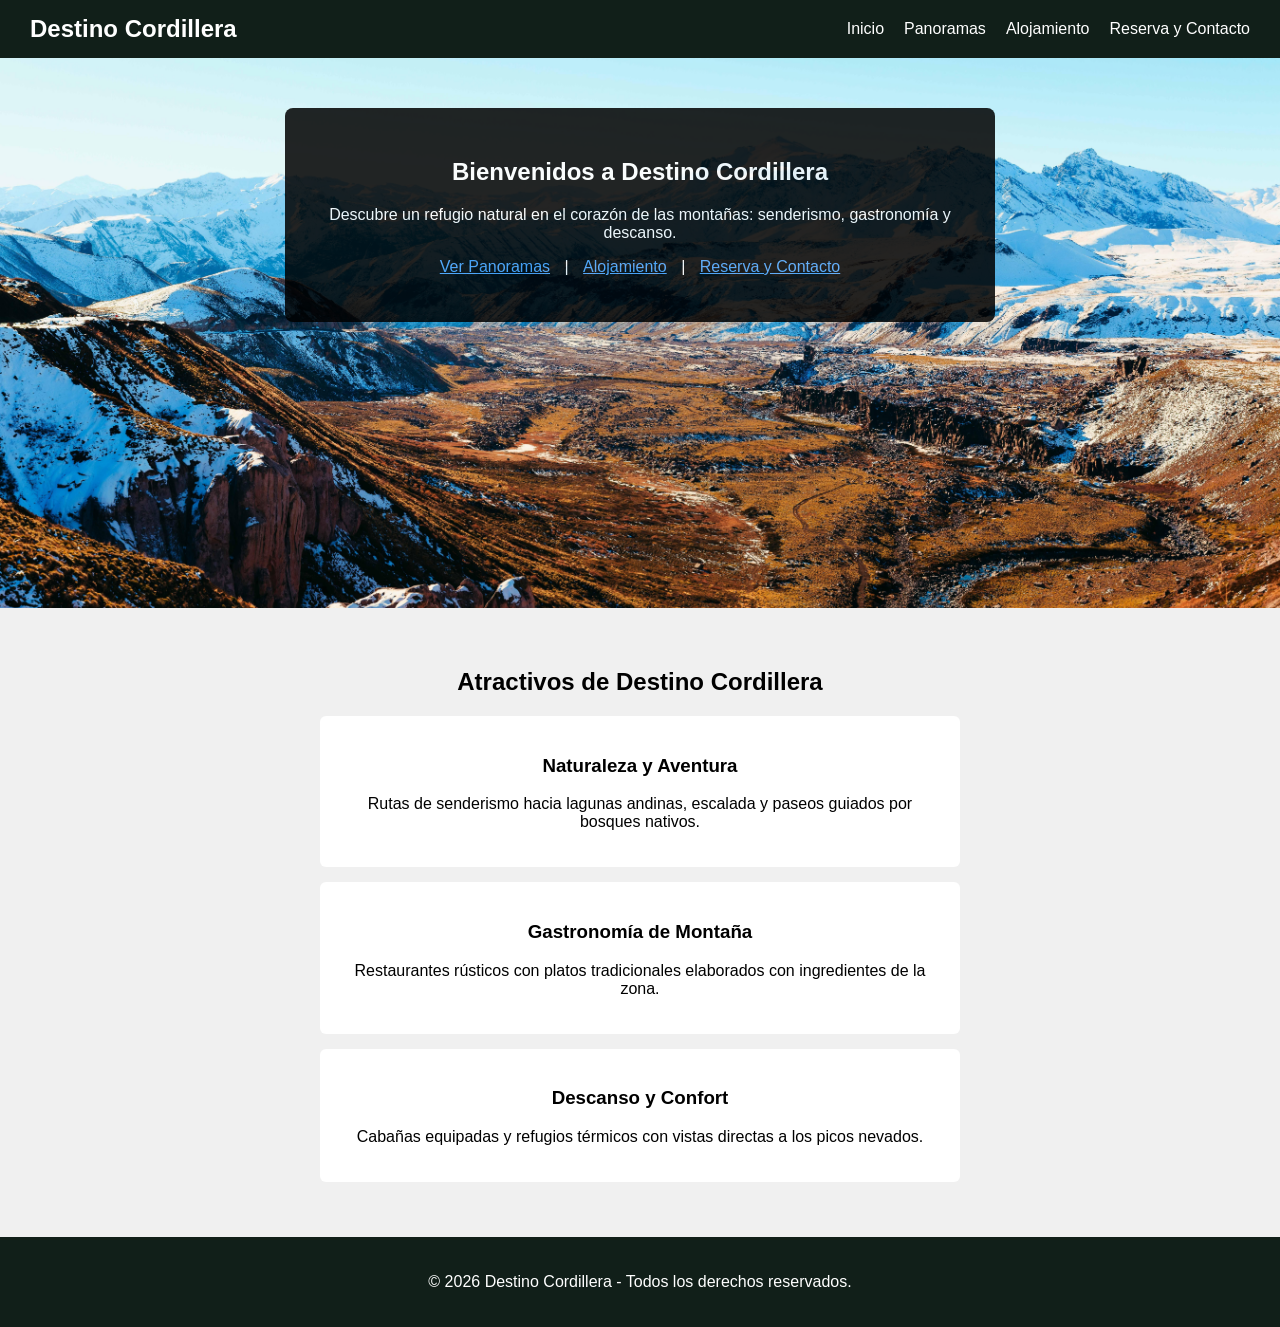
<file: index.html>
<!DOCTYPE html>
<html lang="es">
<head>
  <meta charset="UTF-8">
  <meta name="viewport" content="width=device-width, initial-scale=1.0">
  <title>Destino Cordillera - Inicio</title>
  <link rel="stylesheet" href="css/styles.css">
</head>
<body>

  <header>
    <nav>
      <h2>Destino Cordillera</h2>
      <ul>
        <li><a href="index.html">Inicio</a></li>
        <li><a href="pagina1.html">Panoramas</a></li>
        <li><a href="pagina2.html">Alojamiento</a></li>
        <li><a href="pagina3.html">Reserva y Contacto</a></li>
      </ul>
    </nav>
  </header>

  <main>
    
    <section class="hero">
      <div class="cuadro-texto">
        <h1>Bienvenidos a Destino Cordillera</h1>
        <p>Descubre un refugio natural en el corazón de las montañas: senderismo, gastronomía y descanso.</p>
        <p>
          <a href="pagina1.html">Ver Panoramas</a> |
          <a href="pagina2.html">Alojamiento</a> |
          <a href="pagina3.html">Reserva y Contacto</a>
        </p>
      </div>
    </section>

    <section class="atractivos">
      <h2>Atractivos de Destino Cordillera</h2>
      
      <article class="tarjeta">
        <h3>Naturaleza y Aventura</h3>
        <p>Rutas de senderismo hacia lagunas andinas, escalada y paseos guiados por bosques nativos.</p>
      </article>

      <article class="tarjeta">
        <h3>Gastronomía de Montaña</h3>
        <p>Restaurantes rústicos con platos tradicionales elaborados con ingredientes de la zona.</p>
      </article>

      <article class="tarjeta">
        <h3>Descanso y Confort</h3>
        <p>Cabañas equipadas y refugios térmicos con vistas directas a los picos nevados.</p>
      </article>
    </section>

  </main>

  <footer>
    <p>&copy; 2026 Destino Cordillera - Todos los derechos reservados.</p>
  </footer>

</body>
</html>
</file>
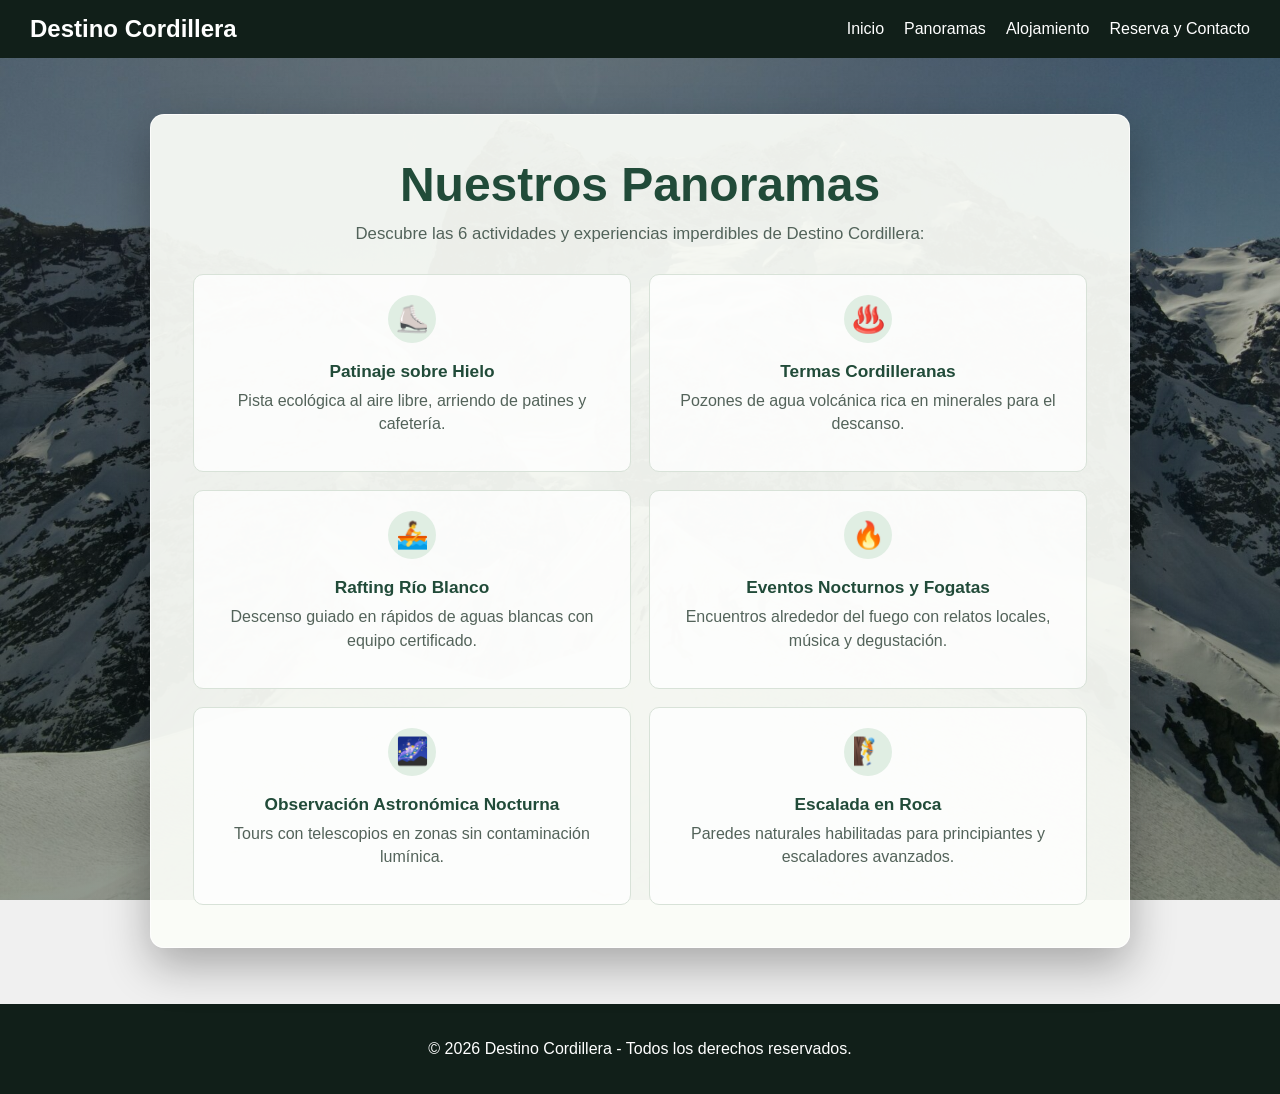
<file: pagina1.html>
<!DOCTYPE html>
<html lang="es">
<head>
  <meta charset="UTF-8">
  <meta name="viewport" content="width=device-width, initial-scale=1.0">
  <title>Destino Cordillera - Panoramas</title>
  <link rel="stylesheet" href="css/styles.css">
</head>
<body class="pagina-panoramas">

  <header>
    <nav>
      <h2>Destino Cordillera</h2>
      <ul>
        <li><a href="index.html">Inicio</a></li>
        <li><a href="pagina1.html">Panoramas</a></li>
        <li><a href="pagina2.html">Alojamiento</a></li>
        <li><a href="pagina3.html">Reserva y Contacto</a></li>
      </ul>
    </nav>
  </header>

  <main class="contenedor-principal-panoramas">
    <div class="ventana-central">
      <h1>Nuestros Panoramas</h1>
      <p class="subtitulo-ventana">Descubre las 6 actividades y experiencias imperdibles de Destino Cordillera:</p>

      <section class="contenedor-etiquetas">

        <article class="etiqueta-panorama panorama-interactivo">
          <div class="icono">⛸️</div>
          <div class="texto-etiqueta">
            <h3>Patinaje sobre Hielo</h3>
            <p>Pista ecológica al aire libre, arriendo de patines y cafetería.</p>
          </div>
          <img src="img/fondo-panoramas.jpg" alt="Patinaje sobre Hielo" class="imagen-panorama">
        </article>

        <article class="etiqueta-panorama panorama-interactivo">
          <div class="icono">♨️</div>
          <div class="texto-etiqueta">
            <h3>Termas Cordilleranas</h3>
            <p>Pozones de agua volcánica rica en minerales para el descanso.</p>
          </div>
          <img src="img/fondo-panoramas.jpg" alt="Termas Cordilleranas" class="imagen-panorama">
        </article>

        <article class="etiqueta-panorama panorama-interactivo">
          <div class="icono">🚣</div>
          <div class="texto-etiqueta">
            <h3>Rafting Río Blanco</h3>
            <p>Descenso guiado en rápidos de aguas blancas con equipo certificado.</p>
          </div>
          <img src="img/fondo-panoramas.jpg" alt="Rafting Río Blanco" class="imagen-panorama">
        </article>

        <article class="etiqueta-panorama panorama-interactivo">
          <div class="icono">🔥</div>
          <div class="texto-etiqueta">
            <h3>Eventos Nocturnos y Fogatas</h3>
            <p>Encuentros alrededor del fuego con relatos locales, música y degustación.</p>
          </div>
          <img src="img/fondo-panoramas.jpg" alt="Eventos Nocturnos y Fogatas" class="imagen-panorama">
        </article>

        <article class="etiqueta-panorama panorama-interactivo">
          <div class="icono">🌌</div>
          <div class="texto-etiqueta">
            <h3>Observación Astronómica Nocturna</h3>
            <p>Tours con telescopios en zonas sin contaminación lumínica.</p>
          </div>
          <img src="img/fondo-panoramas.jpg" alt="Observación Astronómica Nocturna" class="imagen-panorama">
        </article>

        <article class="etiqueta-panorama panorama-interactivo">
          <div class="icono">🧗</div>
          <div class="texto-etiqueta">
            <h3>Escalada en Roca</h3>
            <p>Paredes naturales habilitadas para principiantes y escaladores avanzados.</p>
          </div>
          <img src="img/fondo-panoramas.jpg" alt="Escalada en Roca" class="imagen-panorama">
        </article>

      </section>
    </div>
  </main>

  <footer>
    <p>&copy; 2026 Destino Cordillera - Todos los derechos reservados.</p>
  </footer>

</body>
</html>
</file>
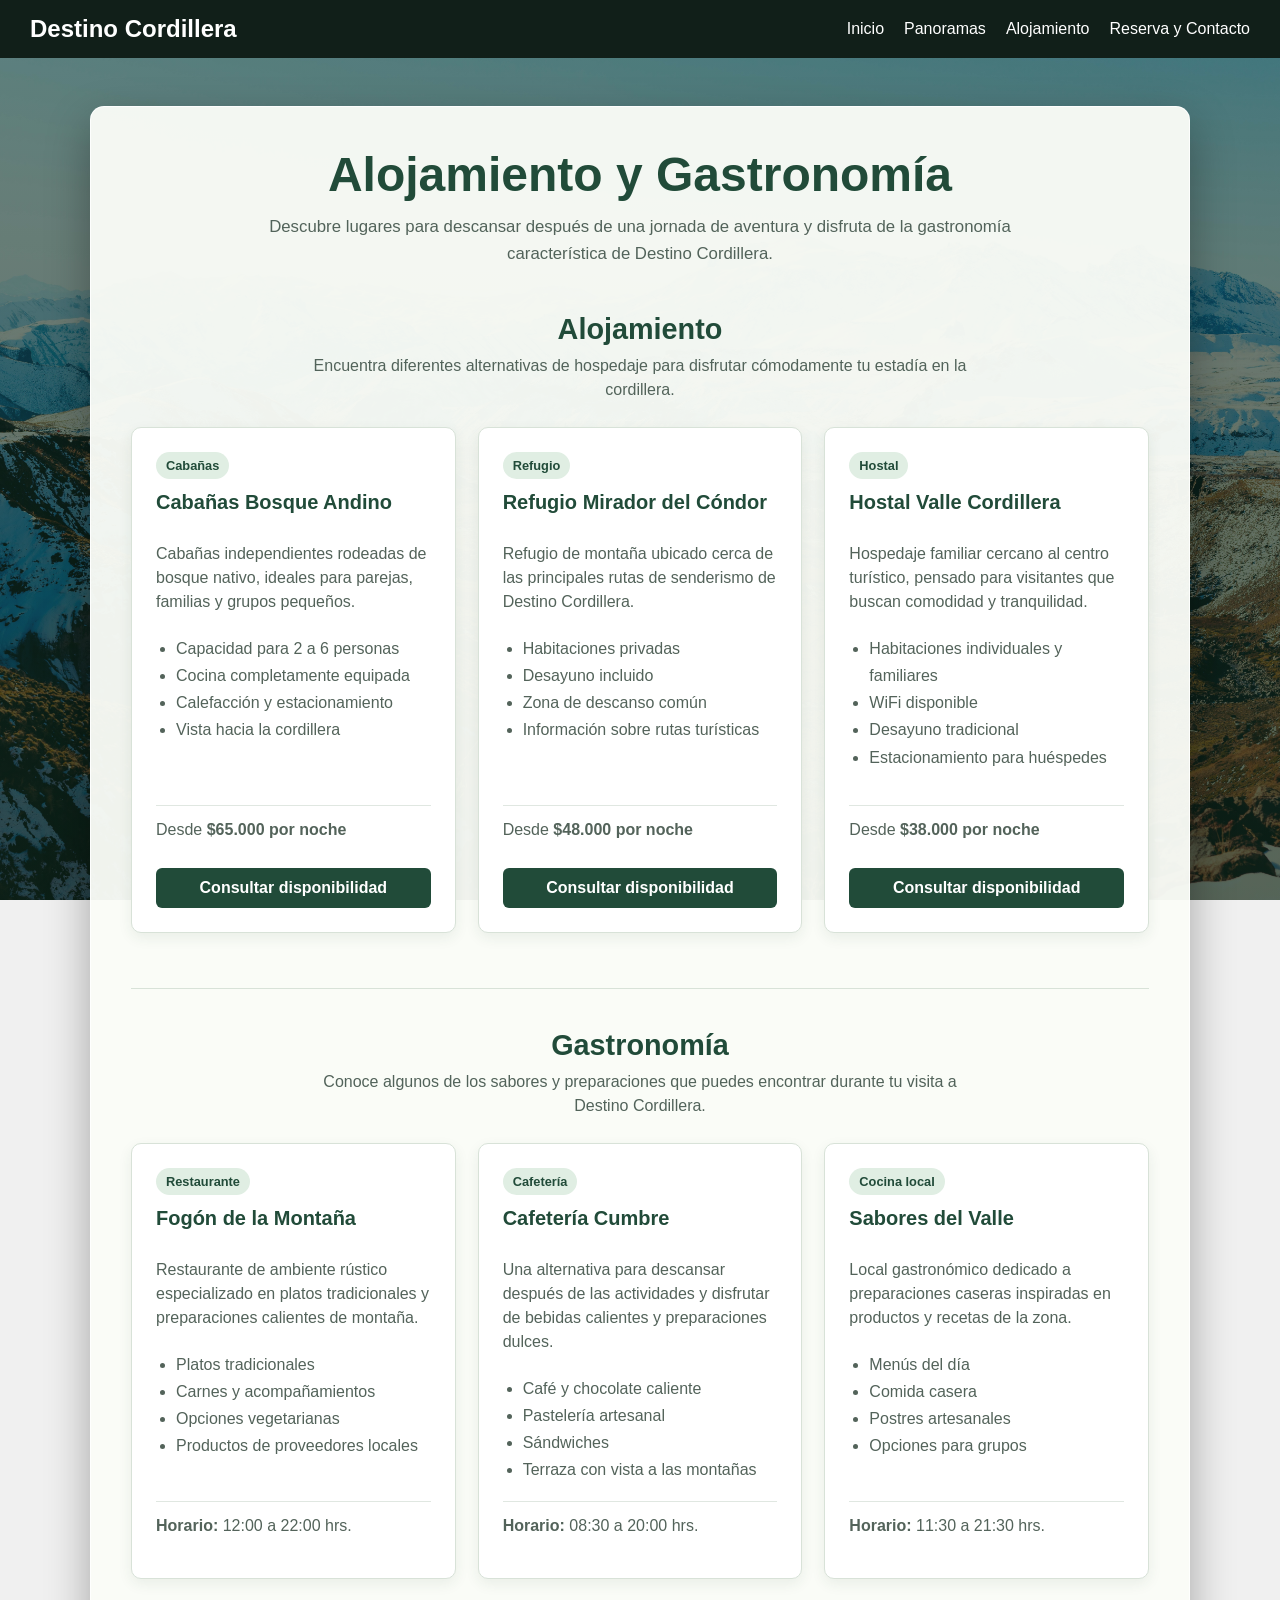
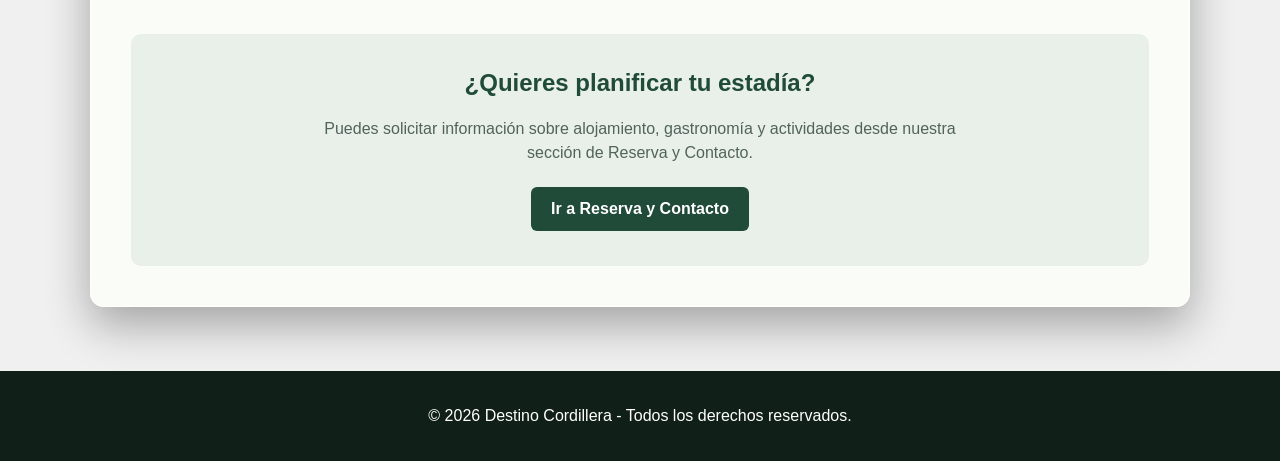
<file: pagina2.html>
<!DOCTYPE html>
<html lang="es">

<head>
  <meta charset="UTF-8">
  <meta name="viewport" content="width=device-width, initial-scale=1.0">

  <title>Destino Cordillera - Alojamiento y Gastronomía</title>

  <link rel="stylesheet" href="css/styles.css">
</head>

<body class="pagina-alojamiento">

  <header>
    <nav>
      <h2>Destino Cordillera</h2>

      <ul>
        <li><a href="index.html">Inicio</a></li>
        <li><a href="pagina1.html">Panoramas</a></li>
        <li><a href="pagina2.html">Alojamiento</a></li>
        <li><a href="pagina3.html">Reserva y Contacto</a></li>
      </ul>
    </nav>
  </header>

  <main class="contenedor-principal-alojamiento">

    <section class="ventana-alojamiento">

      <div class="encabezado-alojamiento">
        <h1>Alojamiento y Gastronomía</h1>

        <p>
          Descubre lugares para descansar después de una jornada de aventura
          y disfruta de la gastronomía característica de Destino Cordillera.
        </p>
      </div>

      <section class="seccion-servicios">

        <div class="titulo-seccion-servicios">
          <h2>Alojamiento</h2>

          <p>
            Encuentra diferentes alternativas de hospedaje para disfrutar
            cómodamente tu estadía en la cordillera.
          </p>
        </div>

        <div class="contenedor-tarjetas-servicios">

          <article class="tarjeta-servicio">

            <span class="categoria-servicio">Cabañas</span>

            <h3>Cabañas Bosque Andino</h3>

            <p>
              Cabañas independientes rodeadas de bosque nativo,
              ideales para parejas, familias y grupos pequeños.
            </p>

            <ul>
              <li>Capacidad para 2 a 6 personas</li>
              <li>Cocina completamente equipada</li>
              <li>Calefacción y estacionamiento</li>
              <li>Vista hacia la cordillera</li>
            </ul>

            <p class="precio-servicio">
              Desde <strong>$65.000 por noche</strong>
            </p>

            <a href="pagina3.html" class="boton-servicio">
              Consultar disponibilidad
            </a>

          </article>

          <article class="tarjeta-servicio">

            <span class="categoria-servicio">Refugio</span>

            <h3>Refugio Mirador del Cóndor</h3>

            <p>
              Refugio de montaña ubicado cerca de las principales
              rutas de senderismo de Destino Cordillera.
            </p>

            <ul>
              <li>Habitaciones privadas</li>
              <li>Desayuno incluido</li>
              <li>Zona de descanso común</li>
              <li>Información sobre rutas turísticas</li>
            </ul>

            <p class="precio-servicio">
              Desde <strong>$48.000 por noche</strong>
            </p>

            <a href="pagina3.html" class="boton-servicio">
              Consultar disponibilidad
            </a>

          </article>

          <article class="tarjeta-servicio">

            <span class="categoria-servicio">Hostal</span>

            <h3>Hostal Valle Cordillera</h3>

            <p>
              Hospedaje familiar cercano al centro turístico,
              pensado para visitantes que buscan comodidad y tranquilidad.
            </p>

            <ul>
              <li>Habitaciones individuales y familiares</li>
              <li>WiFi disponible</li>
              <li>Desayuno tradicional</li>
              <li>Estacionamiento para huéspedes</li>
            </ul>

            <p class="precio-servicio">
              Desde <strong>$38.000 por noche</strong>
            </p>

            <a href="pagina3.html" class="boton-servicio">
              Consultar disponibilidad
            </a>

          </article>

        </div>

      </section>

      <section class="seccion-servicios seccion-gastronomia">

        <div class="titulo-seccion-servicios">

          <h2>Gastronomía</h2>

          <p>
            Conoce algunos de los sabores y preparaciones que puedes
            encontrar durante tu visita a Destino Cordillera.
          </p>

        </div>

        <div class="contenedor-tarjetas-servicios">

          <article class="tarjeta-servicio">

            <span class="categoria-servicio">Restaurante</span>

            <h3>Fogón de la Montaña</h3>

            <p>
              Restaurante de ambiente rústico especializado en platos
              tradicionales y preparaciones calientes de montaña.
            </p>

            <ul>
              <li>Platos tradicionales</li>
              <li>Carnes y acompañamientos</li>
              <li>Opciones vegetarianas</li>
              <li>Productos de proveedores locales</li>
            </ul>

            <p class="horario-servicio">
              <strong>Horario:</strong> 12:00 a 22:00 hrs.
            </p>

          </article>

          <article class="tarjeta-servicio">

            <span class="categoria-servicio">Cafetería</span>

            <h3>Cafetería Cumbre</h3>

            <p>
              Una alternativa para descansar después de las actividades
              y disfrutar de bebidas calientes y preparaciones dulces.
            </p>

            <ul>
              <li>Café y chocolate caliente</li>
              <li>Pastelería artesanal</li>
              <li>Sándwiches</li>
              <li>Terraza con vista a las montañas</li>
            </ul>

            <p class="horario-servicio">
              <strong>Horario:</strong> 08:30 a 20:00 hrs.
            </p>

          </article>

          <article class="tarjeta-servicio">

            <span class="categoria-servicio">Cocina local</span>

            <h3>Sabores del Valle</h3>

            <p>
              Local gastronómico dedicado a preparaciones caseras
              inspiradas en productos y recetas de la zona.
            </p>

            <ul>
              <li>Menús del día</li>
              <li>Comida casera</li>
              <li>Postres artesanales</li>
              <li>Opciones para grupos</li>
            </ul>

            <p class="horario-servicio">
              <strong>Horario:</strong> 11:30 a 21:30 hrs.
            </p>

          </article>

        </div>

      </section>

      <section class="llamado-reserva">

        <h2>¿Quieres planificar tu estadía?</h2>

        <p>
          Puedes solicitar información sobre alojamiento, gastronomía
          y actividades desde nuestra sección de Reserva y Contacto.
        </p>

        <a href="pagina3.html" class="boton-reserva-alojamiento">
          Ir a Reserva y Contacto
        </a>

      </section>

    </section>

  </main>

  <footer>
    <p>
      &copy; 2026 Destino Cordillera - Todos los derechos reservados.
    </p>
  </footer>

</body>

</html>
</file>
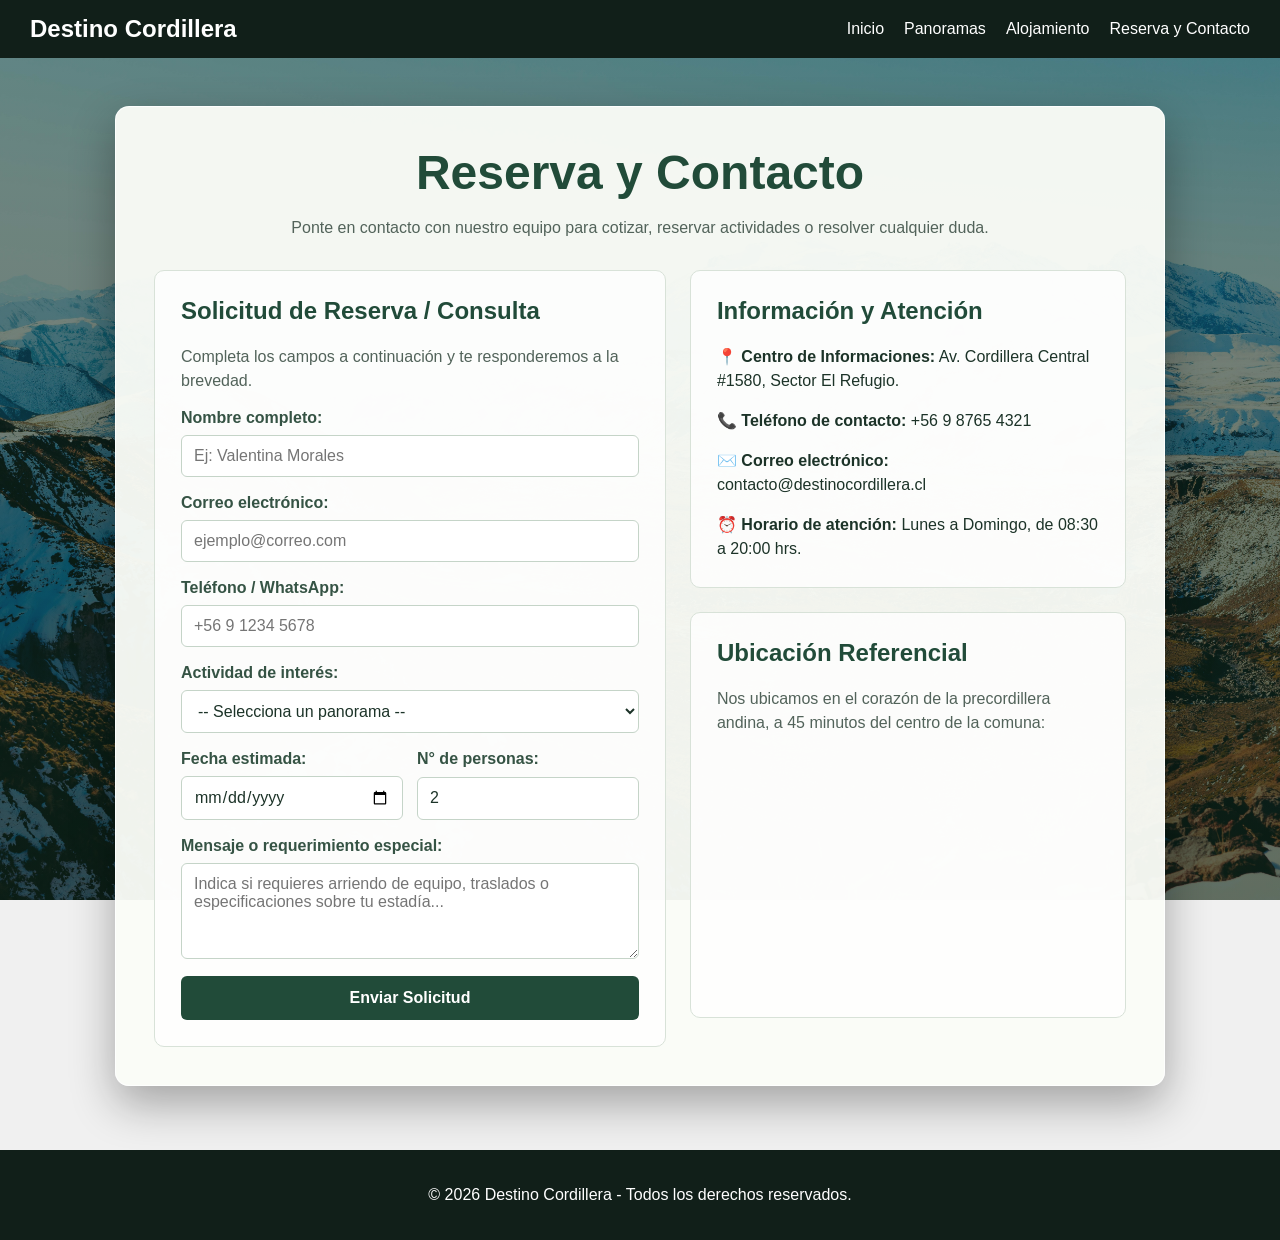
<file: pagina3.html>
<!DOCTYPE html>
<html lang="es">
<head>
  <meta charset="UTF-8">
  <meta name="viewport" content="width=device-width, initial-scale=1.0">
  <title>Destino Cordillera - Reserva y Contacto</title>
  <link rel="stylesheet" href="css/styles.css">
</head>
<body class="pagina-contacto">

  <header>
    <nav>
      <h2>Destino Cordillera</h2>
      <ul>
        <li><a href="index.html">Inicio</a></li>
        <li><a href="pagina1.html">Panoramas</a></li>
        <li><a href="pagina2.html">Alojamiento</a></li>
        <li><a href="pagina3.html">Reserva y Contacto</a></li>
      </ul>
    </nav>
  </header>

  <main class="contenedor-principal-contacto">

    <section class="ventana-contacto">
      <section class="banner-titulo">
        <h1>Reserva y Contacto</h1>
        <p>Ponte en contacto con nuestro equipo para cotizar, reservar actividades o resolver cualquier duda.</p>
      </section>

      <div class="layout-contacto">

        <section class="caja-formulario">
          <h2>Solicitud de Reserva / Consulta</h2>
          <p class="bajada-form">Completa los campos a continuación y te responderemos a la brevedad.</p>

          <form action="#" method="post" class="formulario-turismo">
            
            <div class="grupo-campo">
              <label for="nombre">Nombre completo:</label>
              <input type="text" id="nombre" name="nombre" placeholder="Ej: Valentina Morales" required>
            </div>

            <div class="grupo-campo">
              <label for="email">Correo electrónico:</label>
              <input type="email" id="email" name="email" inputmode="email" autocomplete="email" placeholder="ejemplo@correo.com" required>
            </div>

            <div class="grupo-campo">
              <label for="telefono">Teléfono / WhatsApp:</label>
              <input type="tel" id="telefono" name="telefono" placeholder="+56 9 1234 5678">
            </div>

            <div class="grupo-campo">
              <label for="actividad">Actividad de interés:</label>
              <select id="actividad" name="actividad" required>
                <option value="">-- Selecciona un panorama --</option>
                <option value="patinaje">Patinaje sobre Hielo</option>
                <option value="termas">Termas Cordilleranas</option>
                <option value="rafting">Rafting Río Blanco</option>
                <option value="eventos">Eventos Nocturnos y Fogatas</option>
                <option value="astronomia">Observación Astronómica Nocturna</option>
                <option value="escalada">Escalada en Roca</option>
                <option value="general">Consulta General / Alojamiento</option>
              </select>
            </div>

            <div class="grupo-campo-doble">
              <div class="campo-mitad">
                <label for="fecha">Fecha estimada:</label>
                <input type="date" id="fecha" name="fecha" required>
              </div>
              <div class="campo-mitad">
                <label for="personas">N° de personas:</label>
                <input type="number" id="personas" name="personas" min="1" max="25" value="2" required>
              </div>
            </div>

            <div class="grupo-campo">
              <label for="mensaje">Mensaje o requerimiento especial:</label>
              <textarea id="mensaje" name="mensaje" rows="4" placeholder="Indica si requieres arriendo de equipo, traslados o especificaciones sobre tu estadía..."></textarea>
            </div>

            <button type="submit" class="btn-enviar-reserva">Enviar Solicitud</button>
          </form>
        </section>

        <aside class="caja-informacion" id="informacion-contacto">
          
          <div class="tarjeta-info-contacto">
            <h2>Información y Atención</h2>
            <ul class="lista-datos">
              <li>📍 <strong>Centro de Informaciones:</strong> Av. Cordillera Central #1580, Sector El Refugio.</li>
              <li>📞 <strong>Teléfono de contacto:</strong> +56 9 8765 4321</li>
              <li>✉️ <strong>Correo electrónico:</strong> contacto@destinocordillera.cl</li>
              <li>⏰ <strong>Horario de atención:</strong> Lunes a Domingo, de 08:30 a 20:00 hrs.</li>
            </ul>
          </div>

          <div class="tarjeta-info-mapa">
            <h2>Ubicación Referencial</h2>
            <p>Nos ubicamos en el corazón de la precordillera andina, a 45 minutos del centro de la comuna:</p>
            <div class="contenedor-mapa">
              <iframe 
                src="https://www.google.com/maps/embed?pb=!1m18!1m12!1m3!1d106385.8715878482!2d-70.45!3d-33.55!2m3!1f0!2f0!3f0!3m2!1i1024!2i768!4f13.1!3m3!1m2!1s0x0%3A0x0!2zMzPCsDMzJzAwLjAiUyA3MMKwMjcnMDAuMCJX!5e0!3m2!1ses!2scl!4v1600000000000" 
                width="100%" 
                height="240" 
                style="border:0; border-radius: 8px;" 
                allowfullscreen="" 
                loading="lazy">
              </iframe>
            </div>
          </div>

        </aside>

      </div>
    </section>

  </main>

  <footer>
    <p>&copy; 2026 Destino Cordillera - Todos los derechos reservados.</p>
  </footer>

</body>
</html>
</file>
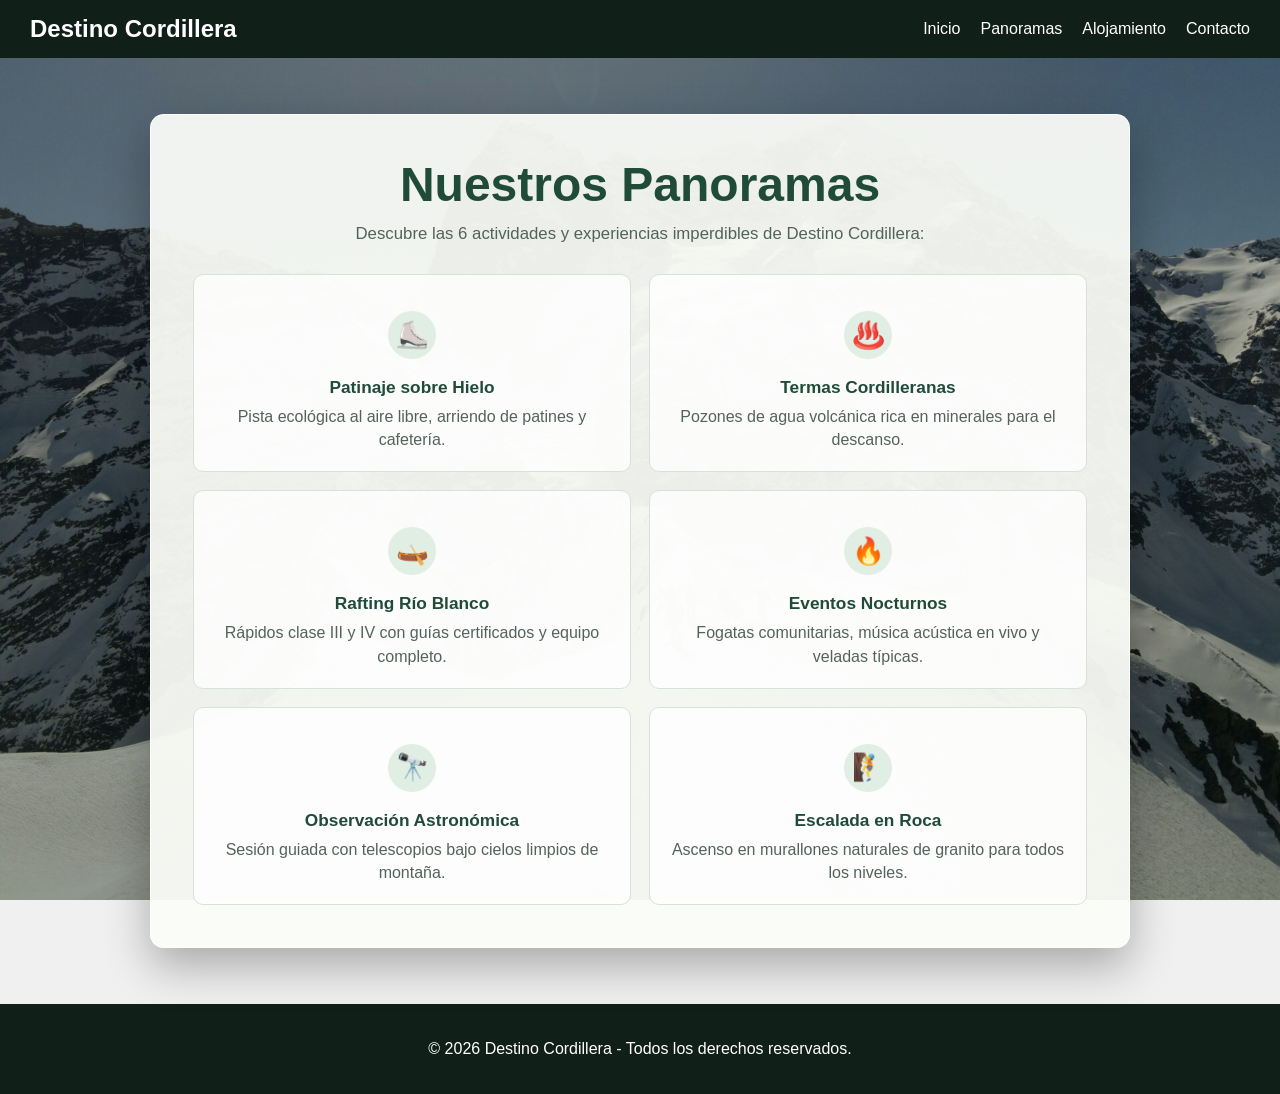
<file: panoramas.html>
<!DOCTYPE html>
<html lang="es">
<head>
  <meta charset="UTF-8">
  <meta name="viewport" content="width=device-width, initial-scale=1.0">
  <title>Destino Cordillera - Panoramas</title>
  <link rel="stylesheet" href="css/styles.css">
</head>
<body class="pagina-panoramas">

  <header>
    <nav>
      <h2>Destino Cordillera</h2>
      <ul>
        <li><a href="index.html">Inicio</a></li>
        <li><a href="panoramas.html">Panoramas</a></li>
        <li><a href="alojamiento-gastronomia.html">Alojamiento</a></li>
        <li><a href="contacto.html">Contacto</a></li>
      </ul>
    </nav>
  </header>

  <main class="contenedor-principal-panoramas">
    
    <section class="ventana-central">
      <h1>Nuestros Panoramas</h1>
      <p class="subtitulo-ventana">Descubre las 6 actividades y experiencias imperdibles de Destino Cordillera:</p>
      
      <div class="contenedor-etiquetas">
        
        <article class="etiqueta-panorama panorama-interactivo">
          <img class="imagen-panorama" src="img/patinaje.jpg" alt="Personas patinando sobre hielo en la cordillera">
          <span class="icono">⛸️</span>
          <div class="texto-etiqueta">
            <h3>Patinaje sobre Hielo</h3>
            <p>Pista ecológica al aire libre, arriendo de patines y cafetería.</p>
          </div>
        </article>

        <article class="etiqueta-panorama panorama-interactivo">
          <img class="imagen-panorama" src="img/termas.jpg" alt="Pozones de aguas termales en la cordillera">
          <span class="icono">♨️</span>
          <div class="texto-etiqueta">
            <h3>Termas Cordilleranas</h3>
            <p>Pozones de agua volcánica rica en minerales para el descanso.</p>
          </div>
        </article>

        <article class="etiqueta-panorama panorama-interactivo">
          <img class="imagen-panorama" src="img/rafting.jpg" alt="Personas practicando rafting en un río de montaña">
          <span class="icono">🛶</span>
          <div class="texto-etiqueta">
            <h3>Rafting Río Blanco</h3>
            <p>Rápidos clase III y IV con guías certificados y equipo completo.</p>
          </div>
        </article>

        <article class="etiqueta-panorama panorama-interactivo">
          <img class="imagen-panorama" src="img/nocturno.jpg" alt="Fogata de un evento nocturno en la cordillera">
          <span class="icono">🔥</span>
          <div class="texto-etiqueta">
            <h3>Eventos Nocturnos</h3>
            <p>Fogatas comunitarias, música acústica en vivo y veladas típicas.</p>
          </div>
        </article>

        <article class="etiqueta-panorama panorama-interactivo">
          <img class="imagen-panorama" src="img/astronomia.jpg" alt="Observación de estrellas en la cordillera">
          <span class="icono">🔭</span>
          <div class="texto-etiqueta">
            <h3>Observación Astronómica</h3>
            <p>Sesión guiada con telescopios bajo cielos limpios de montaña.</p>
          </div>
        </article>

        <!-- 6. Escalada en Roca -->
        <article class="etiqueta-panorama panorama-interactivo">
          <img class="imagen-panorama" src="img/Escalada.jpg" alt="Persona escalando una pared de roca en la cordillera">
          <span class="icono">🧗</span>
          <div class="texto-etiqueta">
            <h3>Escalada en Roca</h3>
            <p>Ascenso en murallones naturales de granito para todos los niveles.</p>
          </div>
        </article>

      </div>
    </section>

  </main>

  <footer>
    <p>&copy; 2026 Destino Cordillera - Todos los derechos reservados.</p>
  </footer>

</body>
</html>
</file>
<file: css/styles.css>
body {
  margin: 0;
  font-family: sans-serif;
  background-color: #f0f0f0;
}

header {
  background-color: #111f19;
  padding: 15px 30px;
}

nav {
  display: flex;
  justify-content: space-between;
  align-items: center;
}

nav h2 {
  color: white;
  margin: 0;
}

nav ul {
  list-style: none;
  display: flex;
  gap: 20px;
  margin: 0;
  padding: 0;
}

nav a {
  color: white;
  text-decoration: none;
}

.hero {
  background-image: url('../img/inicio.jpg');
  background-repeat: no-repeat;
  background-size: cover;
  background-position: center;
  min-height: 450px;
  text-align: center;
  padding: 50px 20px;
}

.cuadro-texto {
  background-color: black;
  opacity: 0.85;
  color: white;
  padding: 30px;
  max-width: 650px;
  margin: 0 auto;
  border-radius: 8px;
}

.cuadro-texto a {
  color: #4da6ff;
  margin: 0 10px;
}

.atractivos {
  padding: 40px 20px;
  text-align: center;
}

.tarjeta {
  background-color: white;
  padding: 20px;
  margin: 15px auto;
  max-width: 600px;
  border-radius: 6px;
}

footer {
  background-color: #111f19;
  color: white;
  text-align: center;
  padding: 20px;
}

.pagina-panoramas {
  min-height: 100vh;
  color: #18251f;
  background-image: linear-gradient(rgba(8, 25, 19, 0.3), rgba(8, 25, 19, 0.45)), url('../img/fondo-panoramas.jpg');
  background-size: cover;
  background-position: center;
  background-attachment: fixed;
}

.contenedor-principal-panoramas {
  display: flex;
  justify-content: center;
  align-items: center;
  min-height: calc(100vh - 150px);
  padding: 56px 20px;
  box-sizing: border-box;
}

.ventana-central {
  width: min(100%, 980px);
  padding: 42px;
  box-sizing: border-box;
  text-align: center;
  background-color: rgba(250, 252, 247, 0.94);
  border: 1px solid rgba(255, 255, 255, 0.8);
  border-radius: 14px;
  box-shadow: 0 18px 45px rgba(0, 0, 0, 0.3);
}

.ventana-central h1 {
  margin: 0;
  color: #214b39;
  font-size: clamp(2rem, 4vw, 3rem);
}

.subtitulo-ventana {
  max-width: 650px;
  margin: 12px auto 30px;
  color: #52635a;
  font-size: 1.05rem;
}

.contenedor-etiquetas {
  display: grid;
  grid-template-columns: repeat(2, minmax(0, 1fr));
  gap: 18px;
  text-align: left;
}

.etiqueta-panorama {
  display: flex;
  align-items: flex-start;
  gap: 16px;
  min-height: 128px;
  padding: 20px;
  box-sizing: border-box;
  background-color: rgba(255, 255, 255, 0.78);
  border: 1px solid #d8e2d8;
  border-radius: 10px;
  transition: transform 180ms ease, box-shadow 180ms ease;
}

.etiqueta-panorama:hover {
  transform: translateY(-3px);
  box-shadow: 0 8px 18px rgba(33, 75, 57, 0.14);
}

.panorama-interactivo {
  overflow: hidden;
  flex-direction: column;
  align-items: center;
  text-align: center;
}

.panorama-interactivo .texto-etiqueta {
  width: 100%;
}

.imagen-panorama {
  grid-column: 1 / -1;
  width: 100%;
  max-height: 0;
  object-fit: cover;
  border-radius: 8px;
  opacity: 0;
  transition: max-height 220ms ease, opacity 220ms ease;
}

.panorama-interactivo:hover {
  display: grid;
  grid-template-columns: 48px minmax(0, 1fr);
  align-items: start;
  text-align: left;
}

.panorama-interactivo:hover .imagen-panorama {
  max-height: 170px;
  opacity: 1;
}

.icono {
  display: grid;
  flex: 0 0 48px;
  width: 48px;
  height: 48px;
  place-items: center;
  border-radius: 50%;
  background-color: #e0eee3;
  font-size: 1.65rem;
}

.texto-etiqueta h3 {
  margin: 2px 0 7px;
  color: #214b39;
  font-size: 1.08rem;
}

.texto-etiqueta p {
  margin: 0;
  color: #53635a;
  line-height: 1.45;
}

@media (max-width: 700px) {
  .pagina-panoramas {
    background-attachment: scroll;
  }

  .contenedor-principal-panoramas {
    min-height: auto;
    padding: 32px 14px 44px;
  }

  .ventana-central {
    padding: 28px 18px;
  }

  .contenedor-etiquetas {
    grid-template-columns: 1fr;
  }
}
.pagina-contacto {
  min-height: 100vh;
  color: #1c3328;
  background-image: linear-gradient(rgba(15, 40, 29, 0.52), rgba(15, 40, 29, 0.66)), url('../img/inicio.jpg');
  background-size: cover;
  background-position: center;
  background-attachment: fixed;
}

.contenedor-principal-contacto {
  display: flex;
  justify-content: center;
  padding: 48px 20px 64px;
}

.ventana-contacto {
  width: min(100%, 1050px);
  padding: 38px;
  box-sizing: border-box;
  background-color: rgba(250, 252, 247, 0.96);
  border: 1px solid rgba(255, 255, 255, 0.9);
  border-radius: 14px;
  box-shadow: 0 18px 45px rgba(0, 0, 0, 0.32);
}

.banner-titulo {
  margin-bottom: 30px;
  text-align: center;
}

.banner-titulo h1 {
  margin: 0 0 10px;
  color: #214b39;
  font-size: clamp(2rem, 4vw, 3rem);
}

.banner-titulo p,
.bajada-form,
.tarjeta-info-mapa p {
  color: #52635a;
  line-height: 1.5;
}

.layout-contacto {
  display: grid;
  grid-template-columns: minmax(0, 1.08fr) minmax(280px, 0.92fr);
  gap: 24px;
}

.caja-formulario,
.caja-informacion > div {
  padding: 26px;
  background-color: rgba(255, 255, 255, 0.78);
  border: 1px solid #d8e2d8;
  border-radius: 10px;
}

.caja-formulario h2,
.caja-informacion h2 {
  margin-top: 0;
  color: #214b39;
}

.formulario-turismo,
.grupo-campo,
.campo-mitad {
  display: grid;
  gap: 8px;
}

.formulario-turismo {
  gap: 17px;
}

.grupo-campo-doble {
  display: grid;
  grid-template-columns: 1fr 1fr;
  gap: 14px;
}

.grupo-campo label,
.campo-mitad label {
  color: #355344;
  font-weight: 600;
}

.formulario-turismo input,
.formulario-turismo select,
.formulario-turismo textarea {
  width: 100%;
  box-sizing: border-box;
  padding: 11px 12px;
  border: 1px solid #c5d4c8;
  border-radius: 6px;
  background-color: #fff;
  color: #1c3328;
  font: inherit;
}

.formulario-turismo textarea {
  resize: vertical;
}

.btn-enviar-reserva {
  padding: 13px 18px;
  border: 0;
  border-radius: 6px;
  background-color: #214b39;
  color: #fff;
  font: inherit;
  font-weight: 700;
  cursor: pointer;
}

.btn-enviar-reserva:hover,
.btn-enviar-reserva:focus-visible {
  background-color: #2d6750;
}

.caja-informacion {
  display: grid;
  align-content: start;
  gap: 24px;
}

.lista-datos {
  display: grid;
  gap: 16px;
  margin: 0;
  padding: 0;
  list-style: none;
  line-height: 1.5;
}

.contenedor-mapa iframe {
  display: block;
  width: 100%;
  border: 0;
  border-radius: 8px;
}

@media (max-width: 760px) {
  .pagina-contacto {
    background-attachment: scroll;
  }

  .contenedor-principal-contacto {
    padding: 30px 14px 48px;
  }

  .ventana-contacto {
    padding: 25px 16px;
  }

  .layout-contacto,
  .grupo-campo-doble {
    grid-template-columns: 1fr;
  }

  .caja-formulario,
  .caja-informacion > div {
    padding: 20px;
  }

}

.pagina-alojamiento {
  min-height: 100vh;
  color: #1c3328;

  background-image:
    linear-gradient(
      rgba(15, 40, 29, 0.55),
      rgba(15, 40, 29, 0.7)
    ),
    url('../img/inicio.jpg');

  background-size: cover;
  background-position: center;
  background-attachment: fixed;
}


/* CONTENEDOR PRINCIPAL */

.contenedor-principal-alojamiento {
  display: flex;
  justify-content: center;

  padding: 48px 20px 64px;
}


/* VENTANA CENTRAL */

.ventana-alojamiento {
  width: min(100%, 1100px);

  padding: 40px;

  box-sizing: border-box;

  background-color: rgba(250, 252, 247, 0.96);

  border: 1px solid rgba(255, 255, 255, 0.9);

  border-radius: 14px;

  box-shadow: 0 18px 45px rgba(0, 0, 0, 0.32);
}


/* ENCABEZADO DE LA PÁGINA */

.encabezado-alojamiento {
  max-width: 760px;

  margin: 0 auto 45px;

  text-align: center;
}


.encabezado-alojamiento h1 {
  margin: 0 0 12px;

  color: #214b39;

  font-size: clamp(2rem, 4vw, 3rem);
}


.encabezado-alojamiento p {
  margin: 0;

  color: #52635a;

  font-size: 1.05rem;

  line-height: 1.6;
}


/* SECCIONES */

.seccion-servicios {
  margin-bottom: 55px;
}


.titulo-seccion-servicios {
  margin-bottom: 25px;

  text-align: center;
}


.titulo-seccion-servicios h2 {
  margin: 0 0 8px;

  color: #214b39;

  font-size: 1.8rem;
}


.titulo-seccion-servicios p {
  max-width: 680px;

  margin: 0 auto;

  color: #52635a;

  line-height: 1.5;
}


/* CONTENEDOR DE TARJETAS */

.contenedor-tarjetas-servicios {
  display: grid;

  grid-template-columns: repeat(3, minmax(0, 1fr));

  gap: 22px;
}


/* TARJETAS */

.tarjeta-servicio {
  display: flex;

  flex-direction: column;

  padding: 24px;

  box-sizing: border-box;

  background-color: #ffffff;

  border: 1px solid #d8e2d8;

  border-radius: 10px;

  box-shadow: 0 5px 14px rgba(33, 75, 57, 0.08);

  transition:
    transform 180ms ease,
    box-shadow 180ms ease;
}


.tarjeta-servicio:hover {
  transform: translateY(-5px);

  box-shadow: 0 10px 22px rgba(33, 75, 57, 0.18);
}


/* ETIQUETA SOBRE CADA TARJETA */

.categoria-servicio {
  display: inline-block;

  width: fit-content;

  margin-bottom: 12px;

  padding: 6px 10px;

  background-color: #e0eee3;

  color: #214b39;

  border-radius: 20px;

  font-size: 0.8rem;

  font-weight: bold;
}


/* TÍTULOS DE LAS TARJETAS */

.tarjeta-servicio h3 {
  margin: 0 0 12px;

  color: #214b39;

  font-size: 1.25rem;
}


/* TEXTO DE LAS TARJETAS */

.tarjeta-servicio p {
  color: #53635a;

  line-height: 1.5;
}


/* LISTAS */

.tarjeta-servicio ul {
  flex-grow: 1;

  margin: 5px 0 18px;

  padding-left: 20px;

  color: #53635a;

  line-height: 1.7;
}


/* PRECIO */

.precio-servicio {
  padding-top: 12px;

  border-top: 1px solid #e0e7e1;

  color: #355344;
}


/* HORARIO */

.horario-servicio {
  margin-top: auto;

  padding-top: 12px;

  border-top: 1px solid #e0e7e1;
}


/* BOTÓN DE TARJETAS */

.boton-servicio {
  display: block;

  margin-top: 10px;

  padding: 11px 14px;

  background-color: #214b39;

  color: white;

  text-align: center;

  text-decoration: none;

  border-radius: 6px;

  font-weight: bold;

  transition: background-color 180ms ease;
}


.boton-servicio:hover,
.boton-servicio:focus {
  background-color: #2d6750;
}


/* DIFERENCIACIÓN DE GASTRONOMÍA */

.seccion-gastronomia {
  padding-top: 40px;

  border-top: 1px solid #d8e2d8;
}


/* BLOQUE FINAL DE RESERVA */

.llamado-reserva {
  padding: 35px 25px;

  text-align: center;

  background-color: #e8f0e9;

  border-radius: 10px;
}


.llamado-reserva h2 {
  margin-top: 0;

  color: #214b39;
}


.llamado-reserva p {
  max-width: 650px;

  margin: 0 auto 22px;

  color: #52635a;

  line-height: 1.5;
}


/* BOTÓN FINAL */

.boton-reserva-alojamiento {
  display: inline-block;

  padding: 13px 20px;

  background-color: #214b39;

  color: white;

  text-decoration: none;

  border-radius: 6px;

  font-weight: bold;

  transition:
    background-color 180ms ease,
    transform 180ms ease;
}


.boton-reserva-alojamiento:hover,
.boton-reserva-alojamiento:focus {
  background-color: #2d6750;

  transform: translateY(-2px);
}


/* =====================================================
   DISEÑO RESPONSIVO
   ===================================================== */

@media (max-width: 900px) {

  .contenedor-tarjetas-servicios {
    grid-template-columns: repeat(2, minmax(0, 1fr));
  }

}


@media (max-width: 650px) {

  .pagina-alojamiento {
    background-attachment: scroll;
  }


  .contenedor-principal-alojamiento {
    padding: 30px 14px 48px;
  }


  .ventana-alojamiento {
    padding: 28px 16px;
  }


  .contenedor-tarjetas-servicios {
    grid-template-columns: 1fr;
  }


  .encabezado-alojamiento {
    margin-bottom: 35px;
  }


  .seccion-servicios {
    margin-bottom: 40px;
  }


  .tarjeta-servicio {
    padding: 20px;
  }

}
</file>
